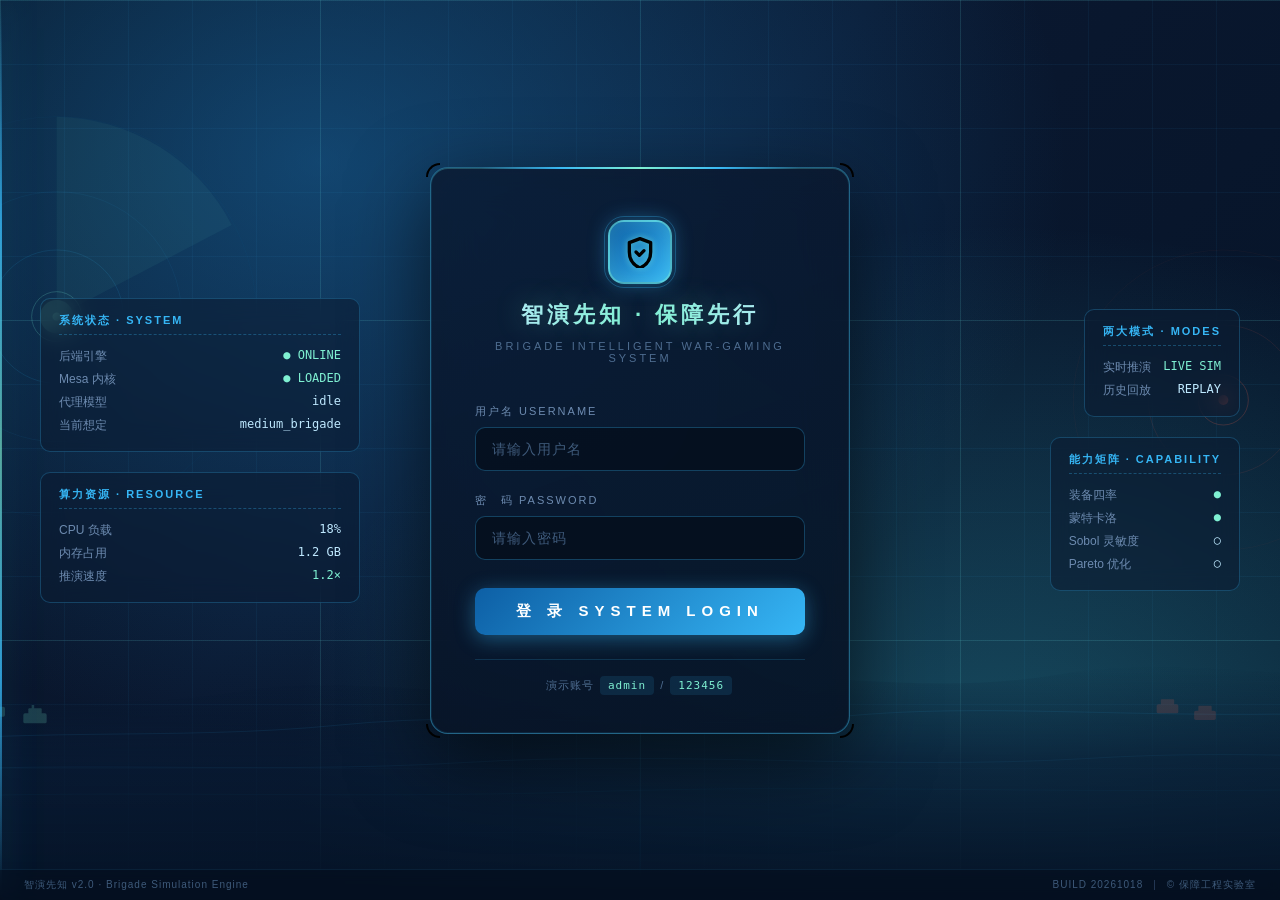
<file: src/brigsim/agent/web/login.html>
<!DOCTYPE html>
<html lang="zh-CN">
<head>
<meta charset="utf-8">
<meta name="viewport" content="width=device-width,initial-scale=1">
<title>智演先知 · 保障先行 — 登录</title>
<link rel="icon" href="data:image/svg+xml,%3Csvg xmlns='http://www.w3.org/2000/svg' viewBox='0 0 32 32'%3E%3Cpath d='M16 2l12 4v9c0 8-5.5 13-12 15C9.5 28 4 23 4 15V6z' fill='%231d6fae'/%3E%3Cpath d='M11 16l4 4 7-8' fill='none' stroke='%237ff0d2' stroke-width='2.5'/%3E%3C/svg%3E">
<style>
* { box-sizing: border-box; margin: 0; padding: 0; }
html, body { height: 100%; font-family: "Microsoft YaHei", "Segoe UI", sans-serif; overflow: hidden; }

/* ============ 背景层叠 ============ */
body {
  background:
    radial-gradient(ellipse at 25% 18%, rgba(30, 130, 200, 0.45), transparent 55%),
    radial-gradient(ellipse at 78% 85%, rgba(60, 200, 220, 0.30), transparent 50%),
    linear-gradient(135deg, #060e1c 0%, #0a1830 40%, #051326 100%);
  position: relative;
}

/* 战术网格 */
.grid-layer {
  position: fixed; inset: 0;
  background-image:
    linear-gradient(rgba(54, 182, 245, 0.06) 1px, transparent 1px),
    linear-gradient(90deg, rgba(54, 182, 245, 0.06) 1px, transparent 1px);
  background-size: 64px 64px;
  pointer-events: none;
  z-index: 0;
}
.grid-layer::after {
  content: ""; position: absolute; inset: 0;
  background-image:
    linear-gradient(rgba(127, 240, 210, 0.10) 1px, transparent 1px),
    linear-gradient(90deg, rgba(127, 240, 210, 0.10) 1px, transparent 1px);
  background-size: 320px 320px;
}

/* 战场剪影 + 等高线 + 雷达同心圆 */
.battle-layer {
  position: fixed; inset: 0; pointer-events: none; z-index: 1;
}
.battle-layer svg { width: 100%; height: 100%; }

/* 扫描动画 */
@keyframes sweep {
  0% { transform: translateX(-100%); opacity: 0.0; }
  15% { opacity: 0.6; }
  85% { opacity: 0.6; }
  100% { transform: translateX(100%); opacity: 0.0; }
}
.sweep-line {
  position: fixed; top: 0; bottom: 0;
  width: 2px; z-index: 2; pointer-events: none;
  background: linear-gradient(180deg, transparent, rgba(54, 182, 245, 0.8), rgba(127, 240, 210, 0.6), rgba(54, 182, 245, 0.8), transparent);
  box-shadow: 0 0 30px rgba(54, 182, 245, 0.6), 0 0 60px rgba(127, 240, 210, 0.3);
  animation: sweep 8s linear infinite;
}

/* 雷达脉冲 */
@keyframes radar-pulse {
  0% { r: 20; opacity: 0.6; }
  100% { r: 280; opacity: 0; }
}
.radar-pulse { animation: radar-pulse 4s ease-out infinite; }
.radar-pulse.delay { animation-delay: 2s; }

/* ============ 登录卡片 ============ */
.login-wrap {
  position: relative; z-index: 10;
  height: 100%;
  display: grid;
  grid-template-columns: 1fr 480px 1fr;
  align-items: center;
}

/* 左侧装饰面板 */
.deco-left, .deco-right {
  display: flex; flex-direction: column; gap: 20px;
  padding: 0 40px;
}
.deco-right { align-items: flex-end; }
.deco-panel {
  background: rgba(12, 26, 48, 0.55);
  backdrop-filter: blur(12px);
  border: 1px solid rgba(54, 182, 245, 0.25);
  border-radius: 10px;
  padding: 14px 18px;
  max-width: 320px;
}
.deco-panel h4 {
  font-size: 11px; letter-spacing: 2px;
  color: #36b6f5; text-transform: uppercase;
  margin-bottom: 10px;
  padding-bottom: 6px;
  border-bottom: 1px dashed rgba(54, 182, 245, 0.3);
}
.deco-panel .val-row {
  display: flex; justify-content: space-between;
  font-size: 12px; padding: 3px 0;
}
.deco-panel .val-row .k { color: #6d8bb0; }
.deco-panel .val-row .v { color: #bfe9ff; font-family: Consolas, monospace; }
.deco-panel .val-row .v.ok { color: #7ff0d2; }
.deco-panel .val-row .v.warn { color: #ffc860; }

/* 登录卡片本体 */
.login-card {
  justify-self: center;
  width: 420px; padding: 52px 44px 40px;
  background: linear-gradient(160deg, rgba(12, 26, 48, 0.85) 0%, rgba(8, 18, 35, 0.88) 100%);
  backdrop-filter: blur(22px) saturate(1.4);
  -webkit-backdrop-filter: blur(22px) saturate(1.4);
  border: 1px solid rgba(54, 182, 245, 0.40);
  border-radius: 18px;
  box-shadow:
    0 25px 80px rgba(0, 0, 0, 0.6),
    0 0 0 1px rgba(54, 182, 245, 0.10) inset,
    inset 0 1px 0 rgba(127, 240, 210, 0.20);
  position: relative;
}
/* 发光顶线 */
.login-card::before {
  content: ""; position: absolute; top: -1px; left: 50px; right: 50px; height: 2px;
  background: linear-gradient(90deg, transparent, #36b6f5, #7ff0d2, #36b6f5, transparent);
  border-radius: 2px;
}
/* 四角装饰 */
.login-card::after {
  content: ""; position: absolute; inset: -1px;
  border: 1px solid rgba(127, 240, 210, 0.08);
  border-radius: 18px;
  pointer-events: none;
}
.corner {
  position: absolute; width: 14px; height: 14px;
  border-color: #7ff0d2;
  pointer-events: none;
}
.corner.tl { top: -5px; left: -5px; border-top: 2px solid; border-left: 2px solid; border-top-left-radius: 18px; }
.corner.tr { top: -5px; right: -5px; border-top: 2px solid; border-right: 2px solid; border-top-right-radius: 18px; }
.corner.bl { bottom: -5px; left: -5px; border-bottom: 2px solid; border-left: 2px solid; border-bottom-left-radius: 18px; }
.corner.br { bottom: -5px; right: -5px; border-bottom: 2px solid; border-right: 2px solid; border-bottom-right-radius: 18px; }

/* 品牌 */
.brand { text-align: center; margin-bottom: 40px; position: relative; }
.brand .logo {
  width: 64px; height: 64px; margin: 0 auto 16px;
  background: linear-gradient(135deg, #0d5fa5, #36b6f5);
  border-radius: 16px; display: flex; align-items: center; justify-content: center;
  border: 2px solid rgba(127, 240, 210, 0.5);
  box-shadow: 0 0 20px rgba(54, 182, 245, 0.4), inset 0 0 15px rgba(127, 240, 210, 0.2);
  position: relative;
}
.brand .logo::after {
  content: ""; position: absolute; inset: -6px;
  border-radius: 20px;
  border: 1px solid rgba(54, 182, 245, 0.3);
}
.brand .logo svg { width: 32px; height: 32px; filter: drop-shadow(0 0 3px rgba(127, 240, 210, 0.6)); }
.brand h1 {
  font-size: 22px; font-weight: 800;
  background: linear-gradient(90deg, #bfe9ff, #7ff0d2, #bfe9ff);
  -webkit-background-clip: text;
  -webkit-text-fill-color: transparent;
  background-clip: text;
  letter-spacing: 4px;
  text-shadow: 0 0 30px rgba(127, 240, 210, 0.3);
}
.brand .sub {
  font-size: 11px; color: #4e6d90;
  margin-top: 10px; letter-spacing: 3px;
  text-transform: uppercase;
}

/* 输入表单 */
.form-group { margin-bottom: 22px; position: relative; }
.form-group label {
  display: block; font-size: 11px; color: #6d8bb0;
  margin-bottom: 8px; letter-spacing: 2px; text-transform: uppercase;
}
.form-group input {
  width: 100%; padding: 13px 16px;
  background: rgba(5, 13, 27, 0.70);
  border: 1px solid rgba(54, 182, 245, 0.30);
  border-radius: 10px;
  color: #e8f1ff; font-size: 14px;
  transition: border-color 0.2s, box-shadow 0.2s;
  font-family: inherit;
  letter-spacing: 1px;
}
.form-group input:focus {
  outline: none;
  border-color: #36b6f5;
  box-shadow: 0 0 0 3px rgba(54, 182, 245, 0.18), inset 0 0 8px rgba(54, 182, 245, 0.08);
}
.form-group input::placeholder { color: #3e5a7a; letter-spacing: 1px; }

.btn-login {
  width: 100%; padding: 14px; margin-top: 6px;
  background: linear-gradient(135deg, #0d5fa5 0%, #36b6f5 50%, #7ff0d2 100%);
  background-size: 200% 200%;
  border: none; border-radius: 10px;
  color: #fff; font-size: 15px; font-weight: 700;
  letter-spacing: 6px; cursor: pointer;
  transition: all 0.25s;
  box-shadow: 0 4px 20px rgba(54, 182, 245, 0.4);
}
.btn-login:hover {
  background-position: 100% 0;
  transform: translateY(-2px);
  box-shadow: 0 10px 30px rgba(54, 182, 245, 0.5), 0 0 40px rgba(127, 240, 210, 0.3);
}
.btn-login:active { transform: translateY(0); }
.btn-login:disabled { opacity: 0.6; cursor: not-allowed; transform: none; box-shadow: none; }

.error-msg {
  display: none; margin-top: 14px; padding: 10px 14px;
  background: rgba(255, 80, 80, 0.12);
  border: 1px solid rgba(255, 80, 80, 0.35);
  border-radius: 8px;
  color: #ff8a8a; font-size: 12px;
  letter-spacing: 1px;
}
.error-msg.show { display: block; }

.hint {
  margin-top: 24px; padding-top: 18px;
  border-top: 1px solid rgba(54, 182, 245, 0.18);
  font-size: 11px; color: #4e6d90; text-align: center;
  letter-spacing: 1px;
}
.hint code {
  background: rgba(54, 182, 245, 0.12);
  color: #7ff0d2; padding: 3px 8px; border-radius: 4px;
  font-family: "Consolas", monospace;
  margin: 0 2px;
}

/* 底部版本 */
.version-bar {
  position: fixed; bottom: 0; left: 0; right: 0; z-index: 5;
  padding: 8px 24px;
  display: flex; justify-content: space-between; align-items: center;
  font-size: 10px; color: #3e5a7a; letter-spacing: 1px;
  border-top: 1px solid rgba(54, 182, 245, 0.10);
  background: rgba(5, 13, 27, 0.5);
  backdrop-filter: blur(6px);
}
.version-bar .sep { color: #2a4060; margin: 0 10px; }

@media (max-width: 1100px) {
  .login-wrap { grid-template-columns: 1fr; }
  .deco-left, .deco-right { display: none; }
}
</style>
</head>
<body>

<div class="grid-layer"></div>
<div class="battle-layer">
<!-- 内嵌 SVG 战场背景：等高线 + 雷达同心圆 + 战术箭头 + 装备剪影 -->
<svg viewBox="0 0 1920 1080" preserveAspectRatio="xMidYMid slice" xmlns="http://www.w3.org/2000/svg">
  <defs>
    <linearGradient id="terrainFade" x1="0" y1="1" x2="0" y2="0">
      <stop offset="0" stop-color="#051326" stop-opacity="1"/>
      <stop offset="0.6" stop-color="#081a32" stop-opacity="0.7"/>
      <stop offset="1" stop-color="#081a32" stop-opacity="0"/>
    </linearGradient>
    <radialGradient id="radarGrad" cx="50%" cy="50%" r="50%">
      <stop offset="0" stop-color="#36b6f5" stop-opacity="0.2"/>
      <stop offset="1" stop-color="#36b6f5" stop-opacity="0"/>
    </radialGradient>
    <linearGradient id="glow1" x1="0" y1="0" x2="1" y2="1">
      <stop offset="0" stop-color="#36b6f5" stop-opacity="0.6"/>
      <stop offset="1" stop-color="#7ff0d2" stop-opacity="0"/>
    </linearGradient>
  </defs>

  <!-- 等高线山脉剪影（底部） -->
  <path d="M0 880 C150 820 300 860 480 830 C620 806 780 850 950 820 C1120 792 1280 840 1460 810 C1620 782 1780 830 1920 800 L1920 1080 L0 1080 Z" fill="url(#terrainFade)"/>

  <!-- 细等高线 -->
  <path d="M0 900 C200 870 400 890 600 870 C800 850 1000 880 1200 860 C1400 840 1600 870 1920 850" fill="none" stroke="rgba(54,182,245,0.15)" stroke-width="0.7"/>
  <path d="M0 930 C250 910 500 930 750 915 C1000 900 1250 925 1500 910 C1700 898 1850 915 1920 905" fill="none" stroke="rgba(54,182,245,0.12)" stroke-width="0.6"/>
  <path d="M0 960 C300 945 600 960 900 950 C1200 940 1500 955 1920 945" fill="none" stroke="rgba(54,182,245,0.08)" stroke-width="0.5"/>

  <!-- 左侧雷达同心圆 -->
  <circle cx="260" cy="380" r="30" fill="none" stroke="rgba(127,240,210,0.25)" stroke-width="1"/>
  <circle cx="260" cy="380" r="80" fill="none" stroke="rgba(54,182,245,0.18)" stroke-width="0.8"/>
  <circle cx="260" cy="380" r="150" fill="none" stroke="rgba(54,182,245,0.12)" stroke-width="0.6"/>
  <circle cx="260" cy="380" r="240" fill="none" stroke="rgba(54,182,245,0.07)" stroke-width="0.5"/>
  <circle cx="260" cy="380" r="20" fill="rgba(127,240,210,0.3)"/>
  <circle cx="260" cy="380" r="5" fill="#7ff0d2"/>
  <!-- 雷达扫描扇区 -->
  <path d="M260 380 L260 140 A240 240 0 0 1 470 270 Z" fill="rgba(127,240,210,0.05)"/>

  <!-- 右侧雷达同心圆 -->
  <circle cx="1660" cy="480" r="30" fill="none" stroke="rgba(255,100,80,0.25)" stroke-width="1"/>
  <circle cx="1660" cy="480" r="90" fill="none" stroke="rgba(255,100,80,0.15)" stroke-width="0.8"/>
  <circle cx="1660" cy="480" r="180" fill="none" stroke="rgba(255,100,80,0.08)" stroke-width="0.6"/>
  <circle cx="1660" cy="480" r="6" fill="#ff6450"/>

  <!-- 战术箭头（中间方向指示） -->
  <g opacity="0.35" fill="none" stroke="#36b6f5" stroke-width="1.2" stroke-linecap="round">
    <path d="M820 300 L1000 300"/>
    <path d="M970 285 L1000 300 L970 315"/>
    <path d="M820 340 L1000 340"/>
    <path d="M970 325 L1000 340 L970 355"/>
    <path d="M820 380 L1000 380"/>
    <path d="M970 365 L1000 380 L970 395"/>
  </g>

  <!-- 装备剪影（坦克编队简化形状） -->
  <g opacity="0.18" fill="#7ff0d2">
    <rect x="120" y="840" width="28" height="12" rx="2"/>
    <rect x="126" y="834" width="16" height="8" rx="1"/>
    <rect x="130" y="830" width="3" height="8"/>
    <rect x="170" y="848" width="28" height="12" rx="2"/>
    <rect x="176" y="842" width="16" height="8" rx="1"/>
    <rect x="180" y="838" width="3" height="8"/>
    <rect x="220" y="856" width="28" height="12" rx="2"/>
    <rect x="226" y="850" width="16" height="8" rx="1"/>
    <rect x="230" y="846" width="3" height="8"/>
  </g>
  <!-- 敌方装备剪影 -->
  <g opacity="0.15" fill="#ff6450">
    <rect x="1580" y="845" width="26" height="11" rx="2"/>
    <rect x="1585" y="839" width="16" height="7" rx="1"/>
    <rect x="1625" y="853" width="26" height="11" rx="2"/>
    <rect x="1630" y="847" width="16" height="7" rx="1"/>
  </g>

  <!-- 坐标十字 -->
  <line x1="960" y1="0" x2="960" y2="1080" stroke="rgba(54,182,245,0.06)" stroke-width="0.5"/>
  <line x1="0" y1="540" x2="1920" y2="540" stroke="rgba(54,182,245,0.06)" stroke-width="0.5"/>
</svg>
</div>

<div class="sweep-line"></div>

<div class="login-wrap">
  <!-- 左侧系统状态面板 -->
  <aside class="deco-left">
    <div class="deco-panel">
      <h4>系统状态 · SYSTEM</h4>
      <div class="val-row"><span class="k">后端引擎</span><span class="v ok">● ONLINE</span></div>
      <div class="val-row"><span class="k">Mesa 内核</span><span class="v ok">● LOADED</span></div>
      <div class="val-row"><span class="k">代理模型</span><span class="v">idle</span></div>
      <div class="val-row"><span class="k">当前想定</span><span class="v">medium_brigade</span></div>
    </div>
    <div class="deco-panel">
      <h4>算力资源 · RESOURCE</h4>
      <div class="val-row"><span class="k">CPU 负载</span><span class="v">18%</span></div>
      <div class="val-row"><span class="k">内存占用</span><span class="v">1.2 GB</span></div>
      <div class="val-row"><span class="k">推演速度</span><span class="v ok">1.2×</span></div>
    </div>
  </aside>

  <!-- 登录卡片 -->
  <main class="login-card">
    <span class="corner tl"></span><span class="corner tr"></span>
    <span class="corner bl"></span><span class="corner br"></span>

    <div class="brand">
      <div class="logo">
        <svg viewBox="0 0 24 24" fill="none" stroke="currentColor" stroke-width="2.5" stroke-linecap="round" stroke-linejoin="round">
          <path d="M12 2l8 3v7c0 6-3.5 10-8 12-4.5-2-8-6-8-12V5z"/>
          <path d="M9 12l2.5 2.5L15 11"/>
        </svg>
      </div>
      <h1>智演先知 · 保障先行</h1>
      <div class="sub">Brigade Intelligent War-gaming System</div>
    </div>

    <form id="login-form" autocomplete="off">
      <div class="form-group">
        <label for="username">用户名 USERNAME</label>
        <input type="text" id="username" placeholder="请输入用户名" required>
      </div>
      <div class="form-group">
        <label for="password">密　码 PASSWORD</label>
        <input type="password" id="password" placeholder="请输入密码" required>
      </div>
      <button type="submit" class="btn-login" id="btn-login">登 录 SYSTEM LOGIN</button>
      <div class="error-msg" id="error-msg"></div>
    </form>

    <div class="hint">演示账号 <code>admin</code> / <code>123456</code></div>
  </main>

  <!-- 右侧快速说明面板 -->
  <aside class="deco-right">
    <div class="deco-panel">
      <h4>两大模式 · MODES</h4>
      <div class="val-row"><span class="k">实时推演</span><span class="v ok">LIVE SIM</span></div>
      <div class="val-row"><span class="k">历史回放</span><span class="v">REPLAY</span></div>
    </div>
    <div class="deco-panel">
      <h4>能力矩阵 · CAPABILITY</h4>
      <div class="val-row"><span class="k">装备四率</span><span class="v ok">●</span></div>
      <div class="val-row"><span class="k">蒙特卡洛</span><span class="v ok">●</span></div>
      <div class="val-row"><span class="k">Sobol 灵敏度</span><span class="v">○</span></div>
      <div class="val-row"><span class="k">Pareto 优化</span><span class="v">○</span></div>
    </div>
  </aside>
</div>

<div class="version-bar">
  <span>智演先知 v2.0 · Brigade Simulation Engine</span>
  <span>BUILD 20261018<span class="sep">|</span>© 保障工程实验室</span>
</div>

<script>
// 已登录 → 直接跳模式选择
if (sessionStorage.getItem("user")) {
  window.location.href = "/mode_select.html";
}

document.getElementById("login-form").addEventListener("submit", async (e) => {
  e.preventDefault();
  const btn = document.getElementById("btn-login");
  const errEl = document.getElementById("error-msg");
  const username = document.getElementById("username").value.trim();
  const password = document.getElementById("password").value;

  btn.disabled = true; btn.textContent = "验证中 AUTHENTICATING…"; errEl.classList.remove("show");

  try {
    const r = await fetch("/api/login", {
      method: "POST",
      headers: { "Content-Type": "application/json" },
      body: JSON.stringify({ username, password }),
    });
    const j = await r.json();
    if (j.ok) {
      sessionStorage.setItem("user", JSON.stringify({ username: j.username, role: j.role }));
      window.location.href = "/mode_select.html";
    } else {
      errEl.textContent = j.error || "用户名或密码错误";
      errEl.classList.add("show");
      btn.disabled = false; btn.textContent = "登 录 SYSTEM LOGIN";
    }
  } catch (_) {
    errEl.textContent = "无法连接服务器";
    errEl.classList.add("show");
    btn.disabled = false; btn.textContent = "登 录 SYSTEM LOGIN";
  }
});
</script>
</body>
</html>
</file>
